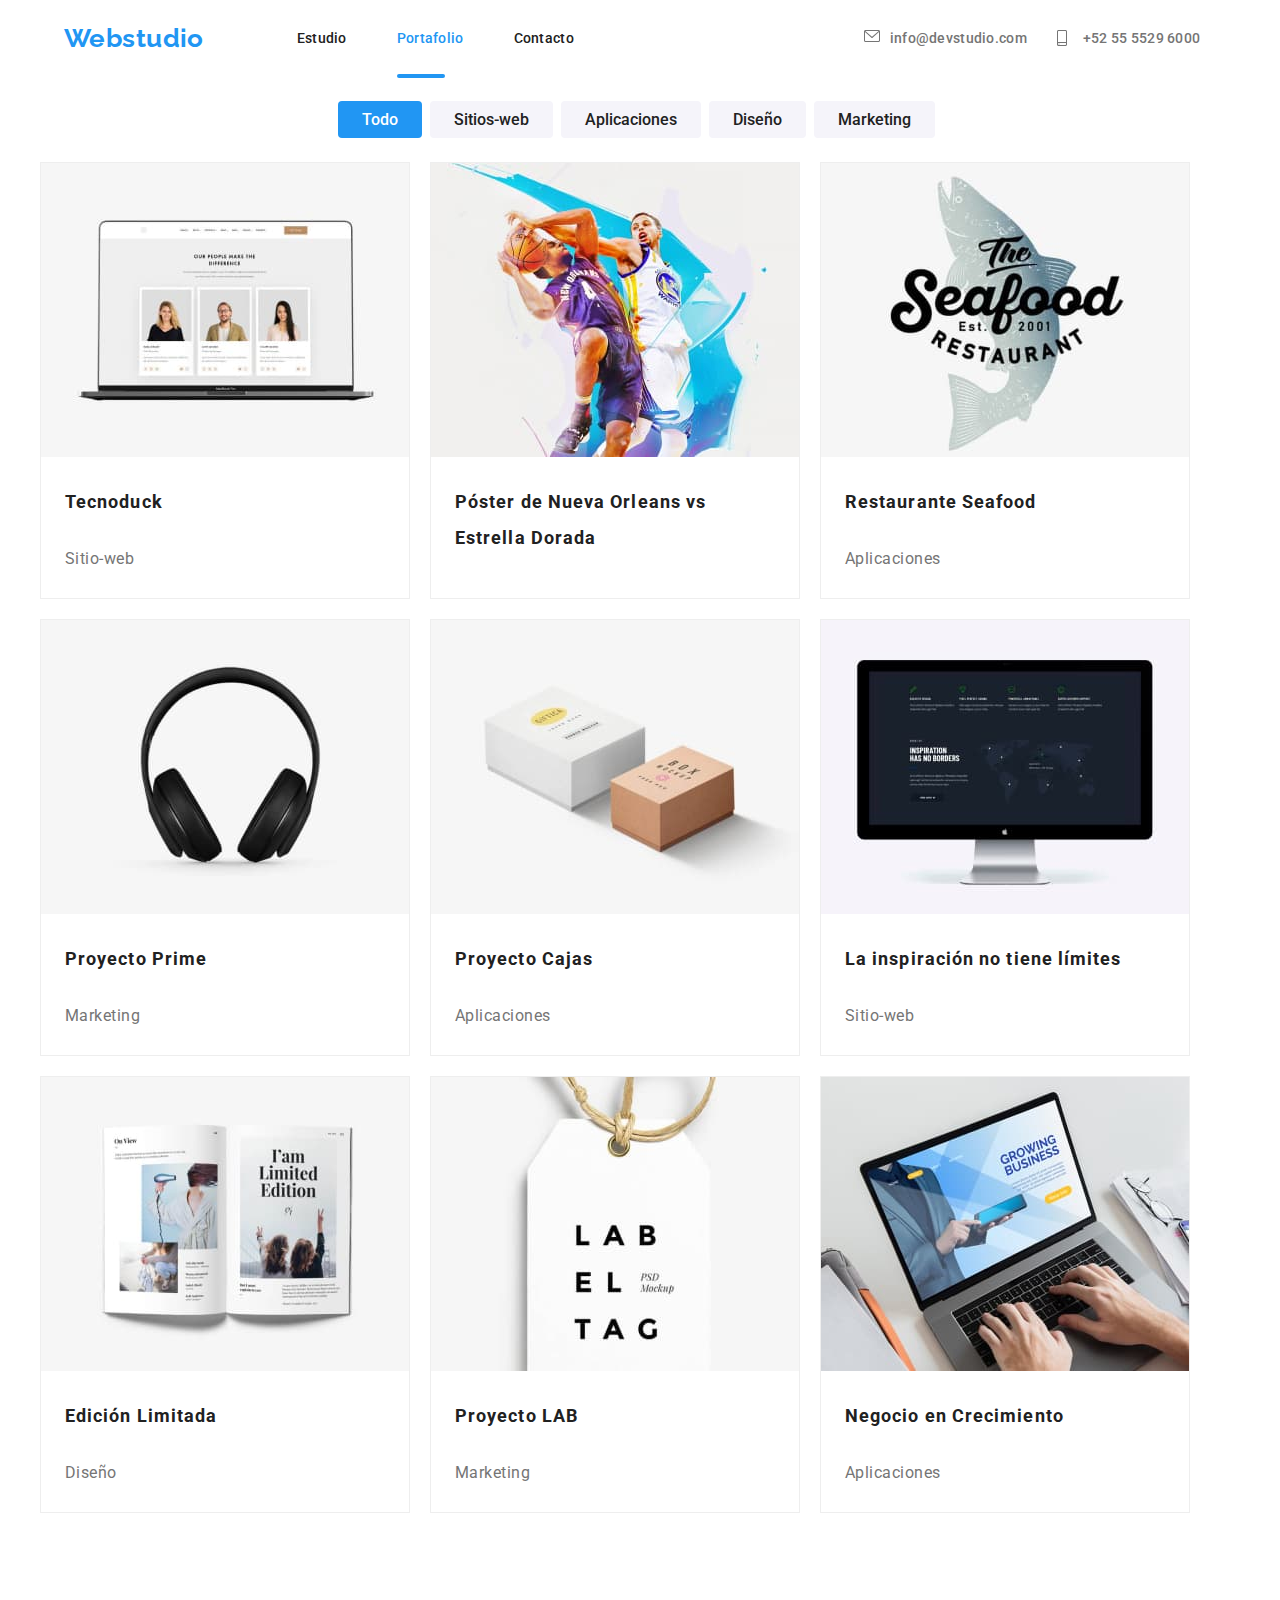
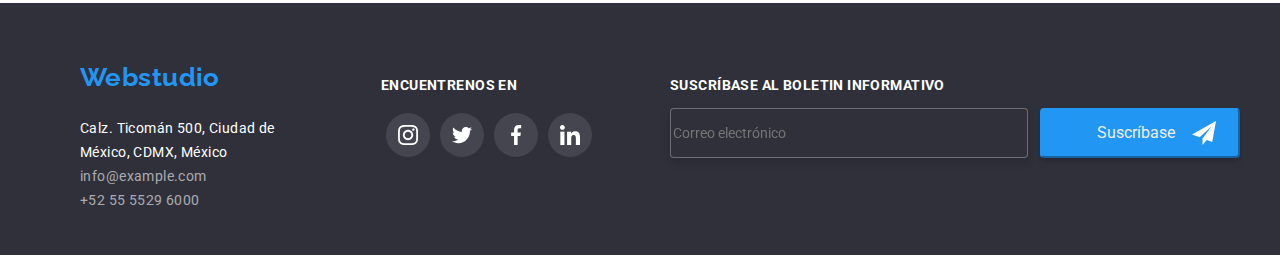
<file: portafolio.html>
<!DOCTYPE html>
<html lang="en">
  <head>
    <meta charset="UTF-8" />
    <meta http-equiv="X-UA-Compatible" content="IE=edge" />
    <meta name="viewport" content="width=device-width, initial-scale=1.0" />
    <title>WebStudio</title>

    <link
      rel="stylesheet"
      href="https://cdnjs.cloudflare.com/ajax/libs/modern-normalize/1.0.0/modern-normalize.min.css"
    />

    <link
      href="https://fonts.googleapis.com/css2?family=Raleway:wght@700&family=Roboto:wght@400;500;700;900&display=swap"
      rel="stylesheet"
    />
    
    <link rel="stylesheet" href="css/main.min.css" type="text/css" />
  </head>

  <body>
    <!--Header section-->
<header class="body-container">
  <div class="navbar">
    <nav>
      <!--logo-menu -->

      <ul class="navbar__list">
        <li>
          <a class="navbar__logo" href="#">Webstudio</a>
        </li>
        <li>
          <a class="navbar__button" href="./index.html">Estudio</a>
        </li>
        <li>
          <a class="navbar__button active" href="./portafolio.html">Portafolio</a>
        </li>
        <li>
          <a class="navbar__button" href="">Contacto</a>
        </li>
      </ul>
    </nav>

    <!-- Contactos -->
    <!-- Email -->

    <ul class="contacts">
      <li>
        <a class="contacts__link" href="mailto:info@example.com">
          <svg class="contacts__icon" height="16px" width="16px">
            <use href="./images/icon.svg/Sprite.svg#sobre"></use>
          </svg>
          info@devstudio.com
        </a>
      </li>
    
      <!-- Teléfono -->
      <li>
        <a class="contacts__link" href="">
          <svg class="contacts__icon" height="16px" width="16px">
            <use href="./images/icon.svg/Sprite.svg#telefono"></use>
          </svg>

          +52 55 5529 6000
        </a>
      </li>
    </ul>

  </div>
</header>


    <!-- Botones menu seccion -->
    <main class="body-container">
      <section>
        <ul class="menu">
          <li>
            <button class="menu__button menu__active" type="button">Todo</button>
          </li>
          <li>
            <button class="menu__button" type="button">Sitios-web</button>
          </li>
          <li>
            <button class="menu__button" type="button">Aplicaciones</button>
          </li>
          <li>
            <button class="menu__button" type="button">Diseño</button>
          </li>
          <li>
            <button class="menu__button" type="button">Marketing</button>
          </li>
        </ul>
      </section>

      <section>
        <!-- Imagenes-->
        <ul class="cards">
          <li class="cards__list">
            <div class="cards__animation">
              <img
                src="./images/imagen8(1).jpg"
                alt="desktop Apps"
                width="370"
              />
              <div class="cards__text-image">
                Tecnoduck es una plataforma de distribución de coronavirus de
                última generación. Las compañías usan esta plataforma para el
                espionaje digital y los ataques a los servidores seguros de la
                competencia.
              </div>
            </div>
            <h3 class="cards__name">Tecnoduck</h3>
            <p class="cards__description">Sitio-web</p>
          </li>

          <li class="cards__list">
            <div class="cards__animation">
              <img
                src="./images/imagen9(1).jpg"
                alt="desktop Apps"
                width="370"
              />
              <div class="cards__text-image">
                Tecnoduck es una plataforma de distribución de coronavirus de
                última generación. Las compañías usan esta plataforma para el
                espionaje digital y los ataques a los servidores seguros de la
                competencia.
              </div>
            </div>
            <h3 class="cards__name">Póster de Nueva Orleans vs Estrella Dorada</h3>
          </li>
          <li class="cards__list">
            <div class="cards__animation">
              <img
                src="./images/imagen10(1).jpg"
                alt="desktop Apps"
                width="370"
              />
              <div class="cards__text-image">
                Tecnoduck es una plataforma de distribución de coronavirus de
                última generación. Las compañías usan esta plataforma para el
                espionaje digital y los ataques a los servidores seguros de la
                competencia.
              </div>
            </div>
            <h3 class="cards__name">Restaurante Seafood</h3>
            <p class="cards__description">Aplicaciones</p>
          </li>
          <li class="cards__list">
            <div class="cards__animation">
              <img
                src="./images/imagen11(1).jpg"
                alt="desktop Apps"
                width="370"
              />
              <div class="cards__text-image">
                Tecnoduck es una plataforma de distribución de coronavirus de
                última generación. Las compañías usan esta plataforma para el
                espionaje digital y los ataques a los servidores seguros de la
                competencia.
              </div>
            </div>
            <h3 class="cards__name">Proyecto Prime</h3>
            <p class="cards__description">Marketing</p>
          </li>
          <li class="cards__list">
            <div class="cards__animation">
              <img
                src="./images/imagen12(1).jpg"
                alt="desktop Apps"
                width="370"
              />
              <div class="cards__text-image">
                Tecnoduck es una plataforma de distribución de coronavirus de
                última generación. Las compañías usan esta plataforma para el
                espionaje digital y los ataques a los servidores seguros de la
                competencia.
              </div>
            </div>
            <h3 class="cards__name">Proyecto Cajas</h3>
            <p class="cards__description">Aplicaciones</p>
          </li>
          <li class="cards__list">
            <div class="cards__animation">
              <img
                src="./images/imagen13(1).jpg"
                alt="desktop Apps"
                width="370"
              />
              <div class="cards__text-image">
                Tecnoduck es una plataforma de distribución de coronavirus de
                última generación. Las compañías usan esta plataforma para el
                espionaje digital y los ataques a los servidores seguros de la
                competencia.
              </div>
            </div>
            <h3 class="cards__name">La inspiración no tiene límites</h3>
            <p class="cards__description">Sitio-web</p>
          </li>
          <li class="cards__list">
            <div class="cards__animation">
              <img
                src="./images/imagen14(1).jpg"
                alt="desktop Apps"
                width="370"
              />
              <div class="cards__text-image">
                Tecnoduck es una plataforma de distribución de coronavirus de
                última generación. Las compañías usan esta plataforma para el
                espionaje digital y los ataques a los servidores seguros de la
                competencia.
              </div>
            </div>
            <h3 class="cards__name">Edición Limitada</h3>
            <p class="cards__description">Diseño</p>
          </li>
          <li class="cards__list">
            <div class="cards__animation">
              <img
                src="./images/imagen15(1).jpg"
                alt="desktop Apps"
                width="370"
              />
              <div class="cards__text-image">
                Tecnoduck es una plataforma de distribución de coronavirus de
                última generación. Las compañías usan esta plataforma para el
                espionaje digital y los ataques a los servidores seguros de la
                competencia.
              </div>
            </div>
            <h3 class="cards__name">Proyecto LAB</h3>
            <p class="cards__description">Marketing</p>
          </li>
          <li class="cards__list">
            <div class="cards__animation">
              <img
                src="./images/imagen16(1).jpg"
                alt="desktop Apps"
                width="370"
              />
              <div class="cards__text-image">
                Tecnoduck es una plataforma de distribución de coronavirus de
                última generación. Las compañías usan esta plataforma para el
                espionaje digital y los ataques a los servidores seguros de la
                competencia.
              </div>
            </div>
            <h3 class="cards__name">Negocio en Crecimiento</h3>
            <p class="cards__description">Aplicaciones</p>
          </li>
        </ul>
      </section>
    </main>

  <footer class="footer">
    <section class="body-container">
      <div class="footer__container">
        <address>
          <a class="navbar__logo" href="#">Webstudio</a>
          <ul class="address">
            <li>
              <a class="address__contact" href="#" target="_blank" rel="noopeener noreferrer">
                Calz. Ticomán 500, Ciudad de
                <span>México, CDMX, México</span>
              </a>
            </li>
  
            <li>
              <a class="address__contact--grey" href="mailto:info@example.com">
                info@example.com</a>
            </li>
            <li>
              <a class="address__contact--grey" href="tel: +52 55 5529 6000">
                +52 55 5529 6000</a>
            </li>
          </ul>
        </address>
  
        <div class="find">
          <p class="find__title">ENCUENTRENOS EN</p>
  
          <ul>
            <li>
              <a href="#" class="team__networks team__networks--white">
                <svg height="20px" width="20px">
                  <use href="./images/icon.svg/Sprite.svg#instagram"></use>
                </svg>
              </a>
            </li>
            <li>
              <a href="#" class="team__networks team__networks--white">
                <svg height="20px" width="20px">
                  <use href="./images/icon.svg/Sprite.svg#twitter"></use>
                </svg>
              </a>
            </li>
            <li>
              <a href="#" class="team__networks team__networks--white">
                <svg height="20px" width="20px">
                  <use href="./images/icon.svg/Sprite.svg#facebook"></use>
                </svg>
              </a>
            </li>
            <li>
              <a href="#" class="team__networks team__networks--white">
                <svg height="20px" width="20px">
                  <use href="./images/icon.svg/Sprite.svg#in"></use>
                </svg>
              </a>
            </li>
          </ul>
        </div>
  
        <div class="subscription">
          <form action="">
            <p class="find__title">SUSCRÍBASE AL BOLETIN INFORMATIVO</p>
            <ul>
              <li>
                <label for="subscription">
                  <input class="subscription__input" type="email" name="email" id="input-subscription"
                    placeholder="Correo electrónico" />
                </label>
              </li>
              <li>
                <button type="submit" class="subscription__send">
                  Suscríbase
                  <svg width="24px" height="24px">
                    <use href="./images/icon.svg/Sprite.svg#enviar"></use>
                  </svg>
                </button>
              </li>
            </ul>
          </form>
        </div>
      </div>
    </section>
  </footer>
  </body>
</html>
</file>
<file: css/main.min.css>
.navbar{display:flex;align-items:center;padding:24px}.navbar__list{display:flex;list-style:none;align-items:center}.navbar__logo{font-family:"Raleway";font-weight:700;font-size:26px;line-height:1.1;text-align:right;color:var(--brand-color);margin-right:93px}.navbar__button{display:flex;position:relative;font-weight:500;line-height:1.1;letter-spacing:.02em;color:var(--black-color);margin-right:50px;transition:color 250ms cubic-bezier(0.4, 0, 0.2, 1)}.navbar__button.active::after{content:"";position:absolute;width:48px;height:4px;left:0px;top:43px;background:var(--brand-color);border-radius:2px}.navbar__button:hover{color:var(--brand-color)}.navbar__list.show{display:flex;flex-direction:column;position:fixed;top:0;left:0;width:100%;height:100%;background-color:#fff;padding:40px;align-items:stretch}.navbar__open{display:none;min-height:40px;min-width:40px;align-items:center;justify-content:center;background:rgba(0,0,0,0);cursor:pointer;border:none;border-radius:50%;outline:none;position:absolute;top:16px;right:16px}.navbar__close{display:none;position:fixed;min-height:40px;min-width:40px;align-items:center;justify-content:center;background:rgba(0,0,0,0);cursor:pointer;border:none;border-radius:50%;outline:none;position:absolute;top:16px;right:16px}.navbar__menu{font-size:18px;color:var(--brand-color);display:flex;justify-content:space-between}.navbar__social{width:0px;height:22px;left:35px;left:35px;margin-right:10px;padding-right:10px;border-right:1px solid rgba(33,33,33,.2)}@media screen and (min-width: 768px){.navbar__menu{display:none}}@media screen and (max-width: 768px){.navbar__logo{margin-right:60px}.navbar__button.active::after{top:54px}}@media screen and (max-width: 480px){.navbar__button.active::after{display:none}.navbar__button{font-size:40px;margin:20px}.navbar__list{display:none}.navbar__open{display:flex}}.team{background:#f5f4fa}.team__images{margin:0px 30px 94px 0px;box-sizing:border-box;width:270px;height:428px;left:215px;top:1785px;background:var(--white-color);box-shadow:0px 1px 3px rgba(0,0,0,.12),0px 1px 1px rgba(0,0,0,.14),0px 2px 1px rgba(0,0,0,.2);border-radius:0px 0px 4px 4px}.team__img{display:block}.team__name{font-weight:500;font-size:16px;line-height:19px;text-align:center;color:var(--black-color)}.team__description{line-height:1.1;color:var(--grey-color);text-align:center}.team__list-networks{display:flex;gap:0px;padding:0px 32px}.team__networks{display:flex;width:44px;height:44px;align-items:center;justify-content:center;fill:#afb1b8;border-radius:50px;margin:5px;transition:250ms cubic-bezier(0.4, 0, 0.2, 1)}.team__networks:hover{background-color:var(--brand-color);fill:#eee}.team__icon-networks{transition:250ms cubic-bezier(0.4, 0, 0.2, 1)}.team__networks--white{background:rgba(255,255,255,.1);fill:var(--white-color)}.team__networks--white:hover{background-color:var(--brand-color)}.backdrop{display:flex;align-items:center;justify-content:center;background-color:rgba(0,0,0,.2);position:fixed;top:0;left:0;width:100vw;height:100vh;opacity:1;transition:opacity .2s cubic-bezier(0.4, 0, 0.2, 1);z-index:1}.backdrop.is-hidden{pointer-events:none;opacity:0}.background{height:600px;background-image:linear-gradient(rgba(47, 48, 58, 0.4), rgba(47, 48, 58, 0.4)),url("../images/people.jpg")}.background__hero-container{display:flex;justify-content:center;align-items:center;flex-direction:column;height:100%}.background__firsttitle{width:696px;height:120px;font-weight:900;font-size:44px;line-height:1.3;letter-spacing:.06em;text-transform:uppercase;color:var(--white-color);text-align:center}.background__buttontitle{border:5px solid var(--brand-color);background:var(--brand-color);border-radius:5px;font-size:16px;line-height:1.9;font-weight:700;color:var(--white-color)}@media screen and (max-width: 480.98px){.background__firsttitle{width:unset}.background__buttontitle{margin:20px}}.benefits{display:flex;padding-top:95px;justify-content:space-between}.benefits__title{font-weight:700;line-height:1.1;text-transform:uppercase;color:var(--black-color);margin:24px}.benefits__text{display:block;line-height:1.7;color:var(--grey-color);margin:24px}@media screen and (max-width: 768px){.benefits__list{display:flex;flex-wrap:wrap;justify-content:center;gap:30px}.benefits__list li{flex-basis:calc(50% - 30px);max-width:calc(50% - 30px)}}@media screen and (max-width: 480px){.benefits__list li{flex-basis:100%;max-width:100%}}.contacts{display:flex;align-items:center;padding-left:230px;gap:20px;flex-wrap:wrap}.contacts__link{display:flex;align-items:center;font-weight:500;line-height:1.1;letter-spacing:.02em;color:var(--grey-color);fill:var(--grey-color);transition:color 250ms cubic-bezier(0.4, 0, 0.2, 1)}.contacts__icon{margin-right:10px;margin-left:10px}.contacts__link:hover{color:var(--brand-color);fill:var(--brand-color)}@media screen and (max-width: 768px){.contacts{display:block;padding-left:10px}.contacts__link{padding:5px}}@media screen and (max-width: 480px){.contacts{padding:28px;margin-top:200px}.contacts__icon{display:none}.contacts__link{font-size:24px}.contacts__link--fontsize{font-size:34px}}.images{margin:0px 30px 94px 0px;display:flex;position:relative;flex-wrap:wrap;justify-content:space-between}.images__container{position:relative}.images__title{position:absolute;bottom:0;left:0;width:100%;text-align:center;color:var(--white-color);background-color:rgba(47,48,58,.8);padding:27px;margin:0}.modal{background-color:var(--white-color);width:528px;height:581px;opacity:1;transition:transform 250ms cubic-bezier(0.4, 0, 0.2, 1);opacity:transform 250ms cubic-bezier(0.4, 0, 0.2, 1);transform:translateY(0);box-shadow:0px 1px 3px rgba(0,0,0,.12),0px 1px 1px rgba(0,0,0,.14),0px 2px 1px rgba(0,0,0,.2);border-radius:4px;border-radius:4px;padding:40px;position:absolute}.modal.is-hidden{transform:translateY(200px);opacity:0}.modal__close-button{box-sizing:border-box;position:absolute;top:10px;right:10px;width:30px;height:30px;border:none;cursor:pointer;font-size:16px;background:var(--white-color);border:1px solid rgba(0,0,0,.1);border-radius:50%;transition:color 250ms cubic-bezier(0.4, 0, 0.2, 1)}.modal__close-button:hover{color:var(--brand-color)}.modal__title{font-size:20px;text-align:center;margin:0px 0px 12px 0px}.modal__position{position:relative}.modal__style{display:block;outline:none;border:1px solid rgba(33,33,33,.2);border-radius:4px;height:40px;width:100%;padding-left:40px;margin:4px 0px 10px 0px;transition:250ms cubic-bezier(0.4, 0, 0.2, 1)}.modal__icon{width:15px;height:14px;position:absolute;top:14px;left:15px;fill:var(--black-color);transition:250ms cubic-bezier(0.4, 0, 0.2, 1)}.modal__style:focus,.modal__style:hover{border:1px solid var(--brand-color)}.modal__style:focus+.modal__icon,.modal__style:hover+.modal__icon{fill:var(--brand-color)}.modal__textarea{display:block;outline:none;border:1px solid rgba(33,33,33,.2);border-radius:4px;width:100%;height:120px;padding-left:15px;margin:4px 0px 10px 0px;transition:250ms cubic-bezier(0.4, 0, 0.2, 1)}.modal__textarea:focus,.modal__textarea:hover{border-color:var(--brand-color)}.modal__verification{position:relative;display:block;width:400.62px;height:24px;padding-left:35px;margin-bottom:7px;margin-top:20px;color:var(--grey-color)}.modal__checkbox{position:absolute;top:0;left:15px;opacity:0}.modal__iconcheck{position:absolute;width:16px;height:15px;top:0;left:15px;fill:var(--black-color);border-radius:2px;pointer-events:none}.modal__checkbox:checked+.modal__iconcheck{background-color:var(--brand-color);fill:var(--brand-color);background-image:url(../images/icon.svg/check.svg);background-repeat:no-repeat;background-position:50% 50%;transition:250ms cubic-bezier(0.4, 0, 0.2, 1)}.modal__submit{position:absolute;display:block;background:var(--brand-color);border-color:var(--brand-color);color:var(--white-color);border-radius:4px;width:200px;height:50px;left:123px;box-shadow:0px 4px 4px rgba(0,0,0,.15);cursor:pointer;margin:10px 0px 0px 10px}@media screen and (max-width: 480px){.modal{width:450px;height:575px;left:15px;top:94px}.modal__submit{left:80px}}.customer{margin:0px 30px 94px 0px;box-sizing:border-box;width:170px;height:81px;border:1px solid #afb1b8;border-radius:4px;transition:250ms cubic-bezier(0.4, 0, 0.2, 1)}.customer__icon{margin-top:14px;margin-left:32px;fill:#afb1b8;transition:250ms cubic-bezier(0.4, 0, 0.2, 1)}.customer__icon:hover,.customer:hover{fill:var(--brand-color);border-color:var(--brand-color)}.footer{background:#2f303a;height:252px;padding:60px 60px}.footer__container{display:flex;justify-content:space-between;margin-left:20px}.address{font-style:normal;flex-direction:column;line-height:24px}.address__contact{color:var(--white-color);white-space:pre-line}.address__contact--grey{color:rgba(255,255,255,.6)}.find{position:relative;right:160px;margin-left:95px}.find__title{font-weight:700;color:var(--white-color)}.subscription{position:relative;right:220px}.subscription__input{box-sizing:border-box;width:358px;height:50px;left:815px;top:2787px;border:1px solid rgba(255,255,255,.3);filter:drop-shadow(0px 4px 4px rgba(0, 0, 0, 0.15));border-radius:4px;background:#2f303a;outline:none;margin-right:12px;color:var(--white-color);transition:250ms cubic-bezier(0.4, 0, 0.2, 1)}.subscription__input:focus,.subscription__input:hover{border-color:var(--brand-color)}.subscription__send{position:absolute;width:200px;height:50px;background:var(--brand-color);color:#eee;box-shadow:0px 4px 4px rgba(0,0,0,.15);border-radius:4px;border-color:var(--brand-color);font-size:16px;line-height:30px;display:flex;align-items:center;justify-content:space-evenly;padding-left:39px;padding-top:10px;padding-bottom:10px;outline:none}.menu{padding:24px;justify-content:center}.menu__button{font-weight:500;font-size:16px;line-height:1.6;color:var(--black-color);background:#f5f4fa;border-radius:4px;border:0;padding:6px 24px;margin-right:8px;transition:250ms cubic-bezier(0.4, 0, 0.2, 1)}.menu__button:hover{background-color:var(--brand-color);color:var(--white-color);cursor:pointer;box-shadow:0px 3px 1px rgba(0,0,0,.1),0px 1px 2px rgba(0,0,0,.08),0px 2px 2px rgba(0,0,0,.12)}.menu__active{color:var(--white-color);background-color:var(--brand-color)}.cards{display:flex;padding-bottom:90px;flex-wrap:wrap;gap:20px}.cards__list{box-sizing:border-box;background:var(--white-color);border:1px solid #eee;transition:250ms cubic-bezier(0.4, 0, 0.2, 1);width:370px}.cards__list:hover{box-shadow:0px 1px 1px rgba(0,0,0,.12),0px 4px 4px rgba(0,0,0,.06),1px 4px 6px rgba(0,0,0,.16)}.cards__animation{position:relative;overflow:hidden}.cards__text-image{position:absolute;top:0;height:294px;width:370px;background:rgba(33,150,243,.9);font-weight:400;font-size:18px;line-height:28px;color:var(--white-color);padding:63px 24px;transform:translateY(105%);transition:250ms cubic-bezier(0.4, 0, 0.2, 1)}.cards__list:hover .cards__text-image{transform:translateY(0%);transition:transform 250ms ease;transition-timing-function:cubic-bezier(0.4, 0, 0.2, 1)}.cards__name{font-weight:700px;font-size:18px;line-height:36px;letter-spacing:.06em;color:var(--black-color);margin:24px}.cards__description{font-weight:400;font-size:16px;line-height:30px;letter-spacing:.03em;color:var(--grey-color);margin:24px}:root{--brand-color: #2196f3;--white-color: #ffffff;--black-color: #212121;--grey-color: #757575}body{font-family:"Roboto",Courier,monospace;font-style:normal;font-size:14px;letter-spacing:.03em}a{font-style:normal;text-decoration:none;color:currentColor}ul{list-style-type:none;margin:0;padding:0;display:flex;list-style:none}p{font-weight:400}.body-container{width:1200px;margin:0 auto}@media screen and (max-width: 768px){.body-container{width:auto}}.active{color:var(--brand-color)}.seccion-title{font-weight:700;font-size:36px;line-height:1.1;text-align:center;color:var(--black-color);padding-top:94px;padding-bottom:50px}/*# sourceMappingURL=main.min.css.map */
</file>
